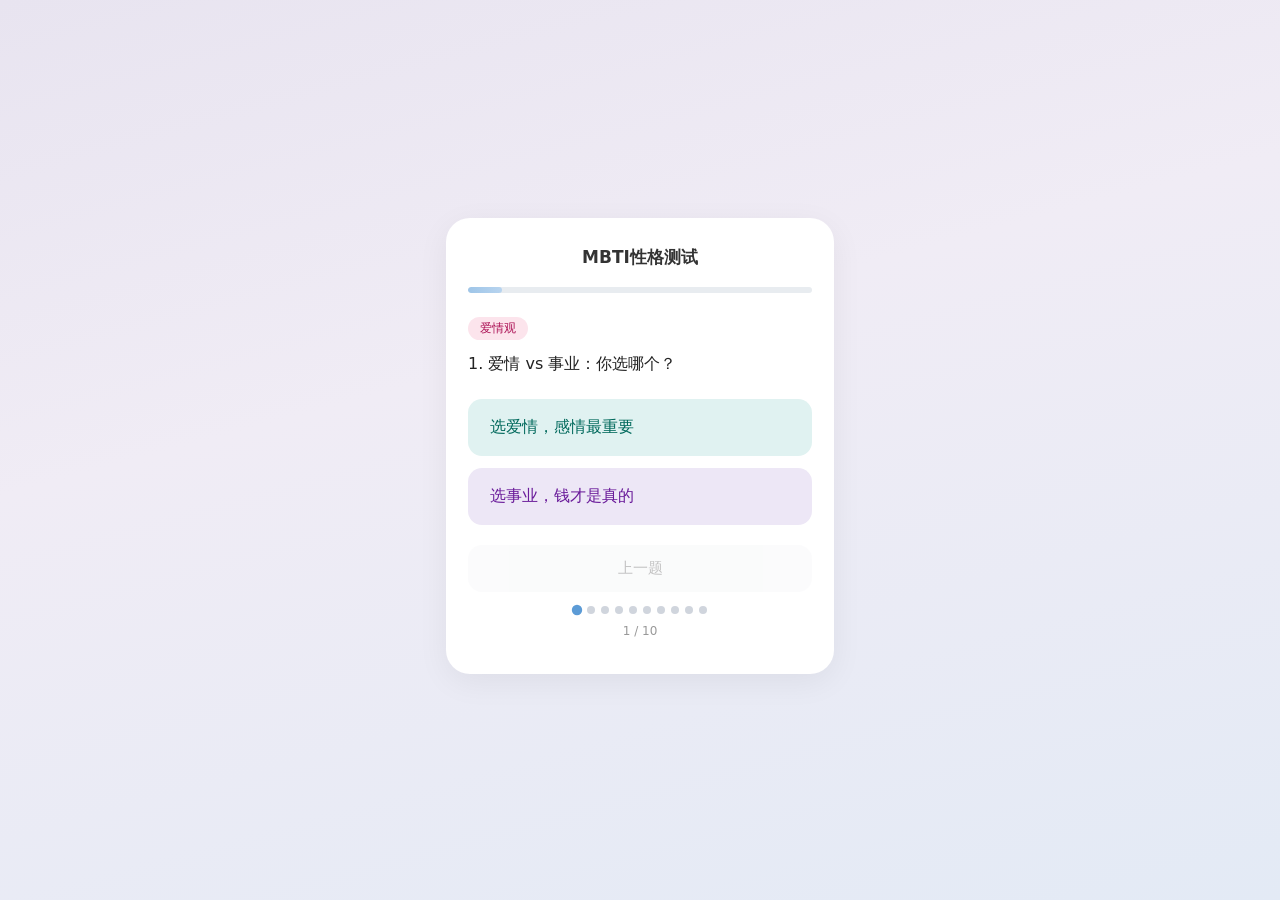
<file: index.html>
<!DOCTYPE html>
<html lang="zh-CN">
  <head>
    <meta charset="UTF-8" />
    <meta name="viewport" content="width=device-width, initial-scale=1" />
    <title>MBTI / SBTI 测试</title>
    <meta http-equiv="refresh" content="0; url=question.html" />
  </head>
  <body></body>
</html>
</file>
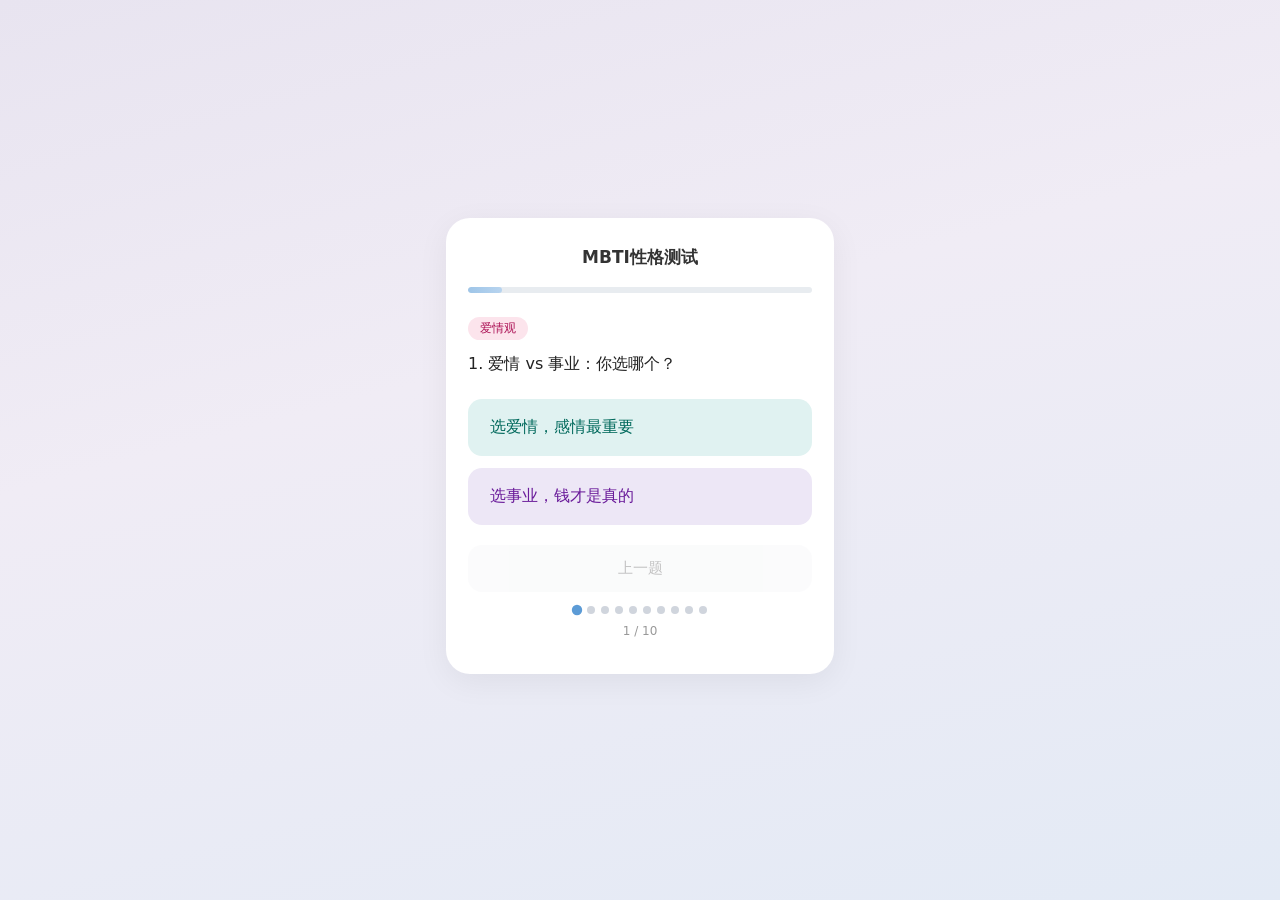
<file: question.html>
<!DOCTYPE html>
<html lang="zh-CN">
  <head>
    <meta charset="UTF-8" />
    <meta name="viewport" content="width=device-width, initial-scale=1, viewport-fit=cover" />
    <title>MBTI性格测试</title>
    <link rel="stylesheet" href="css/common.css" />
    <style>
      .page-question {
        background: linear-gradient(165deg, #e8e4f0 0%, #f0ecf5 40%, #e3eaf5 100%);
        min-height: 100vh;
      }

      .page-question .app-shell {
        justify-content: center;
        padding: 24px 16px 32px;
      }

      .card-question {
        background: var(--bg-card);
        border-radius: var(--radius-card);
        box-shadow: var(--shadow-card);
        padding: 28px 22px 36px;
        position: relative;
      }

      .card-question__title {
        text-align: center;
        font-size: 17px;
        font-weight: 600;
        color: #333;
        margin: 0 0 18px;
      }

      .progress {
        height: 6px;
        border-radius: 999px;
        background: #e8ecf0;
        overflow: hidden;
        margin-bottom: 24px;
      }

      .progress__bar {
        height: 100%;
        border-radius: 999px;
        background: linear-gradient(90deg, #9ec5e8, #b8d4ef);
        transition: width 0.35s cubic-bezier(0.4, 0, 0.2, 1);
      }

      .category-tag {
        display: inline-block;
        font-size: 12px;
        border-radius: 999px;
        padding: 3px 12px;
        margin-bottom: 12px;
        font-weight: 500;
      }

      .card-question__q {
        font-size: 16px;
        line-height: 1.55;
        color: #222;
        margin: 0 0 22px;
        text-align: left;
      }

      .btn-stack {
        display: flex;
        flex-direction: column;
        gap: 12px;
      }

      .btn-choice {
        width: 100%;
        padding: 16px 20px;
        border-radius: var(--radius-btn);
        font-size: 16px;
        font-weight: 500;
        transition: transform 0.12s ease, background 0.15s ease, color 0.15s ease;
        border: 2px solid transparent;
        text-align: left;
      }

      .btn-choice:active {
        transform: scale(0.97);
      }

      .btn-choice--a {
        background: #e0f2f1;
        color: #00695c;
      }

      .btn-choice--a.selected {
        background: #00695c;
        color: #fff;
        border-color: #004d40;
      }

      .btn-choice--b {
        background: #ede7f6;
        color: #6a1b9a;
      }

      .btn-choice--b.selected {
        background: #6a1b9a;
        color: #fff;
        border-color: #4a148c;
      }

      .btn-prev {
        margin-top: 8px;
        width: 100%;
        padding: 14px 20px;
        border-radius: var(--radius-btn);
        font-size: 15px;
        color: #555;
        background: #f3f4f6;
        transition: background 0.15s, opacity 0.15s;
      }

      .btn-prev:disabled {
        opacity: 0.35;
        cursor: not-allowed;
      }

      .btn-submit {
        margin-top: 8px;
        width: 100%;
        padding: 14px 20px;
        border-radius: var(--radius-btn);
        font-size: 15px;
        color: #fff;
        background: var(--green-primary);
        display: none;
      }

      .btn-submit:active {
        transform: scale(0.97);
      }

      .card-question__pill-wrap {
        display: flex;
        justify-content: center;
        margin-top: 20px;
      }

      .dots {
        display: flex;
        gap: 6px;
        justify-content: center;
        margin-top: 14px;
        flex-wrap: wrap;
      }

      .dot {
        width: 8px;
        height: 8px;
        border-radius: 50%;
        background: #d0d5dd;
        transition: background 0.2s;
      }

      .dot.answered {
        background: var(--green-primary);
      }

      .dot.current {
        background: #5c9bd6;
        transform: scale(1.3);
      }

      .question-counter {
        text-align: center;
        font-size: 12px;
        color: var(--text-light);
        margin-top: 10px;
      }
    </style>
  </head>
  <body class="page-question">
    <div class="app-shell">
      <main class="card-question" aria-label="答题区域">
        <h1 class="card-question__title">MBTI性格测试</h1>
        <div class="progress" role="progressbar" aria-label="答题进度">
          <div class="progress__bar" id="progressBar"></div>
        </div>
        <div class="category-tag" id="categoryTag"></div>
        <p class="card-question__q" id="questionText"></p>
        <div class="btn-stack">
          <button type="button" class="btn-choice btn-choice--a" id="btnA"></button>
          <button type="button" class="btn-choice btn-choice--b" id="btnB"></button>
          <button type="button" class="btn-prev" id="btnPrev" disabled>上一题</button>
          <button type="button" class="btn-submit" id="btnSubmit">查看结果</button>
        </div>
        <div class="dots" id="dotsContainer"></div>
        <div class="question-counter" id="questionCounter"></div>
       
      </main>
    </div>

    <script>
      /* ─────────────── 题目数据 ─────────────── */
      const QUESTIONS = [
        {
          id: 1, category: '爱情观',
          text: '1. 爱情 vs 事业：你选哪个？',
          A: '选爱情，感情最重要', B: '选事业，钱才是真的'
        },
        {
          id: 2, category: '爱情观',
          text: '2. 有 10 元给你 9 元 vs 有 100 万给你 10 万：恋爱你选哪个？',
          A: '有10元给我9元的', B: '有100万给我10万的'
        },
        {
          id: 3, category: '爱情观',
          text: '3. 爱你的人 vs 你爱的人：你选哪个？',
          A: '先找爱我的，再追求两情相悦', B: '我爱的人，否则没意义'
        },
        {
          id: 4, category: '爱情观',
          text: '4. 有男朋友的女生 vs 单身女生：哪个更好追？',
          A: '有男朋友的，只有一个竞争对手', B: '单身的，选择更多'
        },
        {
          id: 5, category: '爱情观',
          text: '5. 专一找女朋友 vs 找到后再专一：你选哪种方式？',
          A: '先找到女朋友后再专一', B: '找的时候就要专一'
        },
        {
          id: 6, category: '爱情观',
          text: '6. 金钱买爱情 vs 真诚换爱情：你选哪种？',
          A: '钱是给女人看的，不是给女人花的', B: '真诚才是必杀技'
        },
        {
          id: 7, category: '爱情观',
          text: '7. 心中无女人 vs 身边没女人：你选哪个？',
          A: '心中无女人，保持清醒', B: '身边没女人，行动上也没有'
        },
        {
          id: 8, category: '爱情观',
          text: '8. 好女孩 vs 坏女孩：你怎么对待？',
          A: '好女孩不辜负，坏女孩不浪费', B: '一视同仁，真心对待每个人'
        },
        {
          id: 9, category: '爱情观',
          text: '9. 一见钟情 vs 日久生情：你更相信哪个？',
          A: '日久生情，相处后才真实', B: '一见钟情，感觉对了就冲'
        },
        {
          id: 10, category: '爱情观',
          text: '10. 公开恋情 vs 私下恋爱：你选哪种？',
          A: '发誓可以，发朋友圈不行', B: '大大方方，爱就公开'
        },
      ];

      /* ─────────────── 状态 ─────────────── */
      const TOTAL   = QUESTIONS.length;
      const answers = new Array(TOTAL).fill(null); // null | 'A' | 'B'
      let cur = 0;

      /* ─────────────── DOM ─────────────── */
      const $ = id => document.getElementById(id);
      const progressBar   = $('progressBar');
      const categoryTag   = $('categoryTag');
      const questionText  = $('questionText');
      const btnA          = $('btnA');
      const btnB          = $('btnB');
      const btnPrev       = $('btnPrev');
      const btnSubmit     = $('btnSubmit');
      const dotsContainer = $('dotsContainer');
      const questionCounter = $('questionCounter');

      /* ─────────────── 渲染进度点 ─────────────── */
      function buildDots() {
        dotsContainer.innerHTML = '';
        QUESTIONS.forEach((_, i) => {
          const d = document.createElement('div');
          d.className = 'dot';
          dotsContainer.appendChild(d);
        });
      }

      function refreshDots() {
        const dots = dotsContainer.querySelectorAll('.dot');
        dots.forEach((d, i) => {
          d.className = 'dot';
          if (answers[i] !== null) d.classList.add('answered');
          if (i === cur)            d.classList.add('current');
        });
      }

      /* ─────────────── 渲染当前题目 ─────────────── */
      function render() {
        const pct = Math.round(((cur + 1) / TOTAL) * 100);
        progressBar.style.width = pct + '%';

        const q = QUESTIONS[cur];
        questionText.textContent = q.text;
        btnA.textContent = q.A;
        btnB.textContent = q.B;

        // 分类标签颜色（统一爱情观风格）
        categoryTag.style.background = '#fce4ec';
        categoryTag.style.color = '#ad1457';
        categoryTag.textContent = '爱情观';

        // 选中高亮
        btnA.classList.toggle('selected', answers[cur] === 'A');
        btnB.classList.toggle('selected', answers[cur] === 'B');

        btnPrev.disabled = cur === 0;

        // 最后一题且已作答 → 显示提交按钮
        btnSubmit.style.display = (cur === TOTAL - 1 && answers[cur] !== null) ? 'block' : 'none';

        questionCounter.textContent = `${cur + 1} / ${TOTAL}`;
        refreshDots();
      }

      /* ─────────────── 选择答案 ─────────────── */
      function pick(value) {
        answers[cur] = value;
        render();
        if (cur < TOTAL - 1) {
          cur++;
          render();
        }
      }

      /* ─────────────── 事件绑定 ─────────────── */
      btnA.addEventListener('click', () => pick('A'));
      btnB.addEventListener('click', () => pick('B'));
      btnPrev.addEventListener('click', () => {
        if (cur > 0) { cur--; render(); }
      });
      btnSubmit.addEventListener('click', () => {
        localStorage.setItem('mbti_answers', JSON.stringify(answers));
        window.location.href = 'result.html';
      });

      /* ─────────────── 启动 ─────────────── */
      localStorage.removeItem('mbti_answers');
      localStorage.removeItem('mbti_done');

      buildDots();
      render();
    </script>
  </body>
</html>
</file>
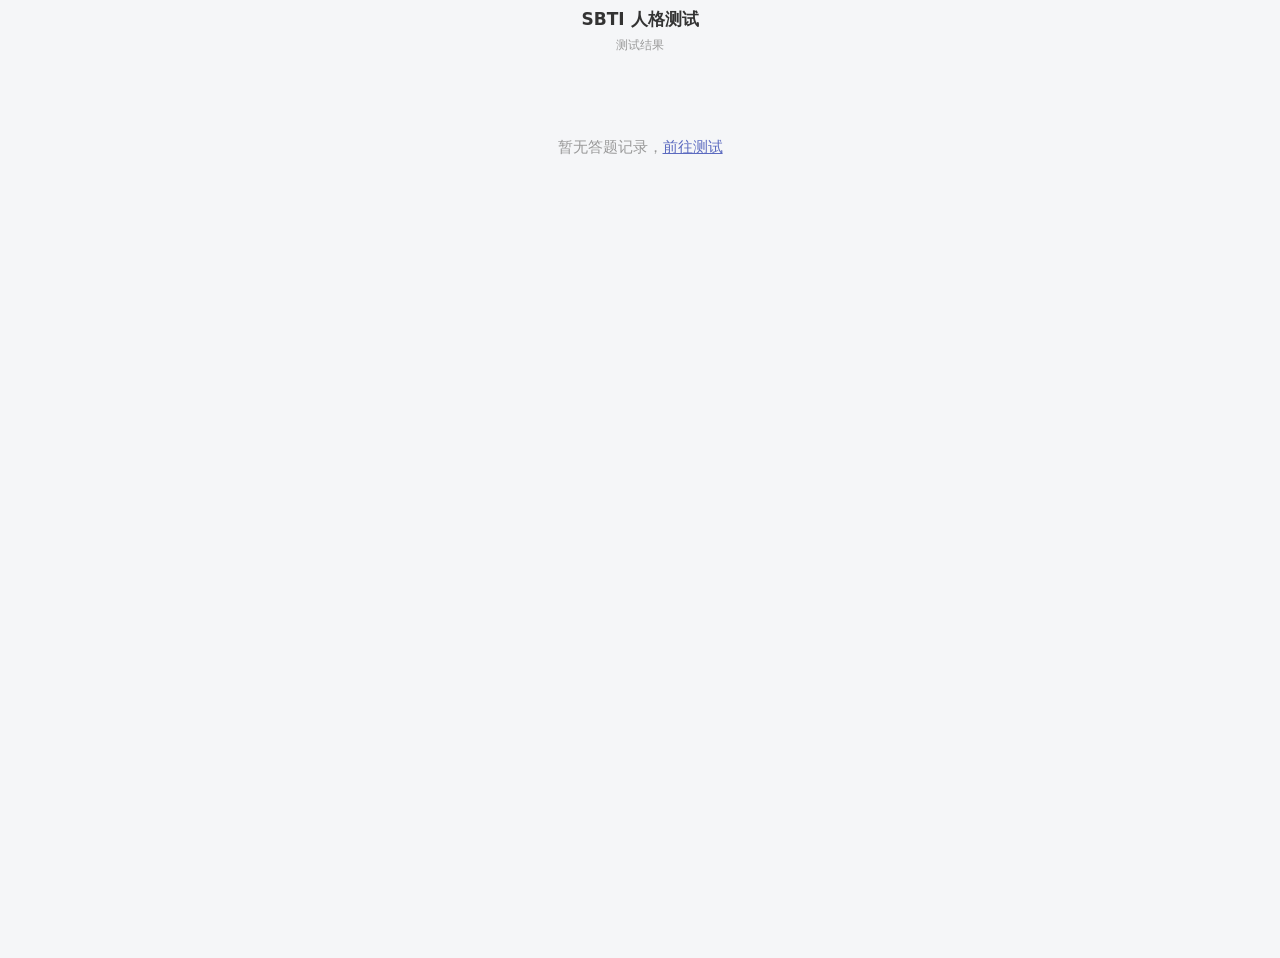
<file: result.html>
<!DOCTYPE html>
<html lang="zh-CN">
  <head>
    <meta charset="UTF-8" />
    <meta name="viewport" content="width=device-width, initial-scale=1, viewport-fit=cover" />
    <title>SBTI 人格测试 — 结果</title>
    <link rel="preconnect" href="https://fonts.googleapis.com" />
    <link rel="preconnect" href="https://fonts.gstatic.com" crossorigin />
    <link
      href="https://fonts.googleapis.com/css2?family=Ma+Shan+Zheng&family=Noto+Serif+SC:wght@600;700&display=swap"
      rel="stylesheet"
    />
    <link rel="stylesheet" href="css/common.css" />
    <style>
      .page-result {
        background: var(--bg-page);
        min-height: 100vh;
      }

      .page-result .app-shell {
        padding: 20px 16px 40px;
        gap: 16px;
      }

      .result-header {
        text-align: center;
        padding: 8px 0 4px;
      }

      .result-header__title {
        font-size: 17px;
        font-weight: 600;
        color: #333;
        margin: 0;
      }

      .result-header__sub {
        font-size: 12px;
        color: var(--text-light);
        margin: 6px 0 0;
      }

      .card {
        background: var(--bg-card);
        border-radius: var(--radius-card);
        box-shadow: var(--shadow-card);
        padding: 24px 20px 28px;
        overflow: hidden;
      }

      .card--hero {
        background: linear-gradient(180deg, #f3faf4 0%, #ffffff 55%);
        text-align: center;
      }

      .card--hero .label {
        font-size: 15px;
        font-weight: 600;
        color: #333;
        margin: 0 0 12px;
      }

      .card--hero .name-cn {
        font-size: 26px;
        font-weight: 700;
        color: #1a1a1a;
        margin: 0 0 6px;
        letter-spacing: 0.02em;
      }

      .card--hero .name-code {
        font-size: 28px;
        font-weight: 800;
        color: var(--green-primary);
        margin: 0 0 16px;
        letter-spacing: 0.06em;
      }

      .card--hero .illustration {
        margin: 8px auto 16px;
        max-width: 200px;
      }

      .card--hero .illustration svg {
        width: 100%;
        height: auto;
        display: block;
      }

      .card--hero .pill-wrap {
        margin-bottom: 18px;
      }

      .card--hero .tagline {
        font-family: var(--font-hand);
        font-size: 18px;
        line-height: 1.6;
        color: var(--text-muted);
        margin: 0;
      }

      .category-card {
        position: relative;
        padding-top: 32px;
      }

      .cat-badge {
        position: absolute;
        top: -12px;
        left: 50%;
        transform: translateX(-50%);
        display: inline-block;
        padding: 4px 16px;
        border-radius: 999px;
        font-size: 12px;
        font-weight: 600;
        letter-spacing: 0.05em;
        white-space: nowrap;
      }

      .cat-badge--love  { background: #fce4ec; color: #ad1457; }
      .cat-badge--value { background: #ede7f6; color: #6a1b9a; }
      .cat-badge--fam   { background: #e8f5e9; color: #2e7d32; }

      .cat-title {
        font-family: var(--font-serif-title);
        font-size: 18px;
        font-weight: 700;
        color: #111;
        margin: 0 0 10px;
        text-align: center;
      }

      .cat-tags {
        display: flex;
        flex-wrap: wrap;
        gap: 8px;
        justify-content: center;
        margin-bottom: 14px;
      }

      .cat-tag {
        padding: 4px 12px;
        border-radius: 999px;
        font-size: 13px;
        font-weight: 500;
      }

      .cat-tag--a { background: #e0f2f1; color: #00695c; }
      .cat-tag--b { background: #ede7f6; color: #6a1b9a; }

      .cat-desc {
        font-family: var(--font-hand);
        font-size: 16px;
        line-height: 1.7;
        color: var(--text-muted);
        margin: 0;
        text-align: left;
      }

      .cat-progress-wrap {
        margin: 12px 0 0;
      }

      .cat-progress-label {
        display: flex;
        justify-content: space-between;
        font-size: 12px;
        color: var(--text-light);
        margin-bottom: 6px;
      }

      .cat-progress {
        height: 8px;
        border-radius: 999px;
        background: #f0f0f0;
        overflow: hidden;
      }

      .cat-progress__fill {
        height: 100%;
        border-radius: 999px;
        transition: width 0.6s ease;
      }

      .cat-progress__fill--a { background: linear-gradient(90deg, #26a69a, #4db6ac); }
      .cat-progress__fill--b { background: linear-gradient(90deg, #7b1fa2, #ab47bc); }

      .result-footer-nav {
        text-align: center;
        margin-top: 8px;
        font-size: 13px;
      }

      .result-footer-nav a {
        color: #5c6bc0;
        text-decoration: underline;
        cursor: pointer;
      }

      .no-answer-tip {
        text-align: center;
        padding: 60px 20px;
        color: var(--text-light);
        font-size: 15px;
      }

      .answer-chip {
        display: inline-block;
        padding: 3px 10px;
        border-radius: 999px;
        font-size: 12px;
        font-weight: 500;
        margin: 2px;
      }

      .answer-chip--a { background: #e0f2f1; color: #00695c; }
      .answer-chip--b { background: #ede7f6; color: #6a1b9a; }

      .stat-boxes {
        display: flex;
        gap: 12px;
        margin-bottom: 14px;
      }

      .stat-box {
        flex: 1;
        text-align: center;
        padding: 14px 8px;
        border-radius: 14px;
      }

      .stat-box--a { background: #e0f2f1; color: #00695c; }
      .stat-box--b { background: #ede7f6; color: #6a1b9a; }

      .stat-number {
        font-size: 24px;
        font-weight: 700;
      }

      .stat-label {
        font-size: 12px;
        margin-top: 4px;
      }
    </style>
  </head>
  <body class="page-result">
    <header class="result-header">
      <h1 class="result-header__title">SBTI 人格测试</h1>
      <p class="result-header__sub">测试结果</p>
    </header>
    <div class="app-shell" id="content"></div>

    <script>
      var $ = function(id) { return document.getElementById(id); };

      var QUESTIONS = [
        { id:1,  category:'爱情观', A:'选爱情，感情最重要',         B:'选事业，钱才是真的' },
        { id:2,  category:'爱情观', A:'有10元给我9元的',            B:'有100万给我10万的' },
        { id:3,  category:'爱情观', A:'先找爱我的，再追求两情相悦',  B:'我爱的人，否则没意义' },
        { id:4,  category:'爱情观', A:'有男朋友的，只有一个竞争对手',B:'单身的，选择更多' },
        { id:5,  category:'爱情观', A:'先找到女朋友后再专一',        B:'找的时候就要专一' },
        { id:6,  category:'爱情观', A:'钱是给女人看的，不是给女人花的',B:'真诚才是必杀技' },
        { id:7,  category:'爱情观', A:'心中无女人，保持清醒',        B:'身边没女人，行动上也没有' },
        { id:8,  category:'爱情观', A:'好女孩不辜负，坏女孩不浪费',  B:'一视同仁，真心对待每个人' },
        { id:9,  category:'爱情观', A:'日久生情，相处后才真实',      B:'一见钟情，感觉对了就冲' },
        { id:10, category:'爱情观', A:'发誓可以，发朋友圈不行',      B:'大大方方，爱就公开' },
      ];

      var CAT_MAP = {
        A: {
          desc: '你的恋爱观偏理性务实，和童锦程这套打法高度契合。你心里门清：钱是底气，先谋生再谋爱；感情里不玩虚的，要的是实际付出和清醒的脑子。你不太会被甜言蜜语冲昏头，恋爱也好分手也好，都能拎得清。你的优势是：不容易受伤，因为早就不把期待放在别人身上。建议：继续保持清醒，但偶尔允许自己冲动一次，不然真的会活得很累。',
          tags: ['人间清醒', '务实派', '感情拎得清']
        },
        B: {
          desc: '你的恋爱观偏感性浪漫，和童锦程这套完全不是一个路数。你相信感觉、相信爱情本身、相信真心能换真心。选你爱的人而不是爱你的？没问题，你就是要奔着心动去。这种人最大的风险是：容易恋爱脑，容易被套路骗，容易在一段烂感情里耗太久。建议：保持你的真心，但给它装一个止损线，不然到最后伤得最深的还是你自己。',
          tags: ['恋爱脑', '感觉派', '真心换真心']
        }
      };

      function getResult(answers) {
        var aCount = 0;
        for (var i = 0; i < answers.length; i++) {
          if (answers[i] === 'A') aCount++;
        }
        var total = answers.length;
        var bCount = total - aCount;
        var aPct = Math.round(aCount / total * 100);
        var bPct = 100 - aPct;
        var dominant = aCount > bCount ? 'A' : (aCount < bCount ? 'B' : 'A');
        var traits = CAT_MAP[dominant];
        return { aCount: aCount, bCount: bCount, aPct: aPct, bPct: bPct, dominant: dominant, desc: traits.desc, tags: traits.tags };
      }

      function buildCard(result) {
        var fill = result.dominant === 'A' ? 'a' : 'b';
        var tagHtml = '';
        for (var i = 0; i < result.tags.length; i++) {
          tagHtml += '<span class="cat-tag cat-tag--' + fill + '">' + result.tags[i] + '</span>';
        }
        return '' +
          '<section class="card card--hero" aria-labelledby="result-type-heading">' +
          '<p class="label" id="result-type-heading">你的人格类型是：</p>' +
          '<p class="name-cn">' + (result.dominant === 'A' ? '人间清醒' : '纯爱战士') + '</p>' +
          '<p class="name-code">' + (result.dominant === 'A' ? 'LOVE-X' : 'LOVE-M') + '</p>' +
          '<div class="illustration" aria-hidden="true">' +
          '<svg viewBox="0 0 200 220" xmlns="http://www.w3.org/2000/svg">' +
          '<ellipse cx="100" cy="198" rx="72" ry="14" fill="rgba(0,0,0,0.06)"/>' +
          '<polygon points="100,28 138,52 130,108 70,108 62,52" fill="#66bb6a"/>' +
          '<polygon points="62,52 70,108 48,118 40,70" fill="#4caf50"/>' +
          '<polygon points="138,52 130,108 152,118 160,70" fill="#43a047"/>' +
          '<polygon points="70,108 130,108 124,152 76,152" fill="#e53935"/>' +
          '<polygon points="76,152 124,152 118,178 82,178" fill="#c62828"/>' +
          '<polygon points="124,118 152,118 138,145 112,138" fill="#ef5350"/>' +
          '<circle cx="88" cy="88" r="14" fill="#ffcdd2"/>' +
          '<circle cx="112" cy="88" r="14" fill="#ffcdd2"/>' +
          '<path d="M82 84 Q88 78 94 84" fill="none" stroke="#e91e63" stroke-width="3" stroke-linecap="round"/>' +
          '<path d="M106 84 Q112 78 118 84" fill="none" stroke="#e91e63" stroke-width="3" stroke-linecap="round"/>' +
          '<path d="M94 108 Q100 114 106 108" fill="none" stroke="#b71c1c" stroke-width="2" stroke-linecap="round"/>' +
          '</svg></div>' +
          '<div class="pill-wrap"><span class="pill-tag">' + (result.dominant === 'A' ? '童锦程附体' : '真心大于套路') + '</span></div>' +
          '<p class="tagline">' + result.desc.split('。')[0] + '。</p>' +
          '</section>' +

          '<section class="card">' +
          '<h2 class="cat-title">' + (result.dominant === 'A' ? 'A 型 · 务实派' : 'B 型 · 浪漫派') + '</h2>' +
          '<div class="cat-tags">' + tagHtml + '</div>' +
          '<p class="cat-desc">' + result.desc + '</p>' +
          '<div class="cat-progress-wrap">' +
          '<div class="cat-progress-label">' +
          '<span>A型 ' + result.aPct + '%</span>' +
          '<span>B型 ' + result.bPct + '%</span>' +
          '</div>' +
          '<div class="cat-progress">' +
          '<div class="cat-progress__fill cat-progress__fill--' + fill + '" style="width:' + (result.dominant === 'A' ? result.aPct : result.bPct) + '%"></div>' +
          '</div></div></section>' +

          '<section class="card">' +
          '<h2 class="cat-title" style="font-size:18px;margin:0 0 14px;">答题记录</h2>' +
          '<div style="display:flex;flex-wrap:wrap;gap:4px;margin-bottom:16px;">';
      }

      function renderResult(answers) {
        var result = getResult(answers);

        var chipHtml = '';
        for (var j = 0; j < QUESTIONS.length; j++) {
          var ans = answers[j];
          var cls = ans === 'A' ? 'a' : 'b';
          chipHtml += '<span class="answer-chip answer-chip--' + cls + '">Q' + (j+1) + ' ' + (ans === 'A' ? 'A' : 'B') + '</span>';
        }

        $('content').innerHTML = buildCard(result) + chipHtml + '' +
          '</div>' +
          '<div class="stat-boxes">' +
          '<div class="stat-box stat-box--a">' +
          '<div class="stat-number">' + result.aCount + '</div>' +
          '<div class="stat-label">A 型作答</div></div>' +
          '<div class="stat-box stat-box--b">' +
          '<div class="stat-number">' + result.bCount + '</div>' +
          '<div class="stat-label">B 型作答</div></div></div>' +
          '<p style="margin:0;font-size:14px;color:var(--text-muted);text-align:center;">' +
          '共 ' + answers.length + ' 题 · 你是 <strong style="color:var(--green-primary)">' + (result.dominant === 'A' ? '务实派' : '浪漫派') + '</strong></p>' +
          '</section>' +

          '<p class="result-footer-nav"><a onclick="restart()">重新测试</a></p>';
      }

      function restart() {
        localStorage.removeItem('mbti_answers');
        localStorage.removeItem('mbti_done');
        window.location.href = 'question.html';
      }

      var raw = localStorage.getItem('mbti_answers');
      if (!raw) {
        $('content').innerHTML = '<div class="no-answer-tip">暂无答题记录，<a href="question.html" style="color:#5c6bc0;text-decoration:underline">前往测试</a></div>';
      } else {
        renderResult(JSON.parse(raw));
      }
    </script>
  </body>
</html>
</file>
<file: css/common.css>
/* MBTI / SBTI 测试 — 共享变量与基础样式 */
:root {
  --bg-page: #f5f6f8;
  --bg-card: #ffffff;
  --green-primary: #43a047;
  --green-soft: #e8f5e9;
  --text-main: #1a1a1a;
  --text-muted: #666666;
  --text-light: #999999;
  --radius-card: 24px;
  --radius-btn: 14px;
  --shadow-card: 0 8px 32px rgba(0, 0, 0, 0.06);
  --shadow-pill: 0 2px 8px rgba(0, 0, 0, 0.08);
  --font-sans: system-ui, -apple-system, "PingFang SC", "Hiragino Sans GB",
    "Microsoft YaHei", sans-serif;
  --font-hand: "Ma Shan Zheng", "STKaiti", "Kaiti SC", "KaiTi", cursive;
  --font-serif-title: "Noto Serif SC", "Songti SC", "SimSun", serif;
}

*,
*::before,
*::after {
  box-sizing: border-box;
}

body {
  margin: 0;
  min-height: 100vh;
  font-family: var(--font-sans);
  color: var(--text-main);
  -webkit-font-smoothing: antialiased;
}

a {
  color: inherit;
  text-decoration: none;
}

button {
  font-family: inherit;
  cursor: pointer;
  border: none;
}

.app-shell {
  max-width: 420px;
  margin: 0 auto;
  min-height: 100vh;
  padding: 16px;
  display: flex;
  flex-direction: column;
  align-items: stretch;
}

.pill-tag {
  display: inline-block;
  padding: 6px 14px;
  font-size: 12px;
  color: var(--text-muted);
  background: #fff;
  border: 1px solid #e8e8e8;
  border-radius: 999px;
  box-shadow: var(--shadow-pill);
}
</file>
